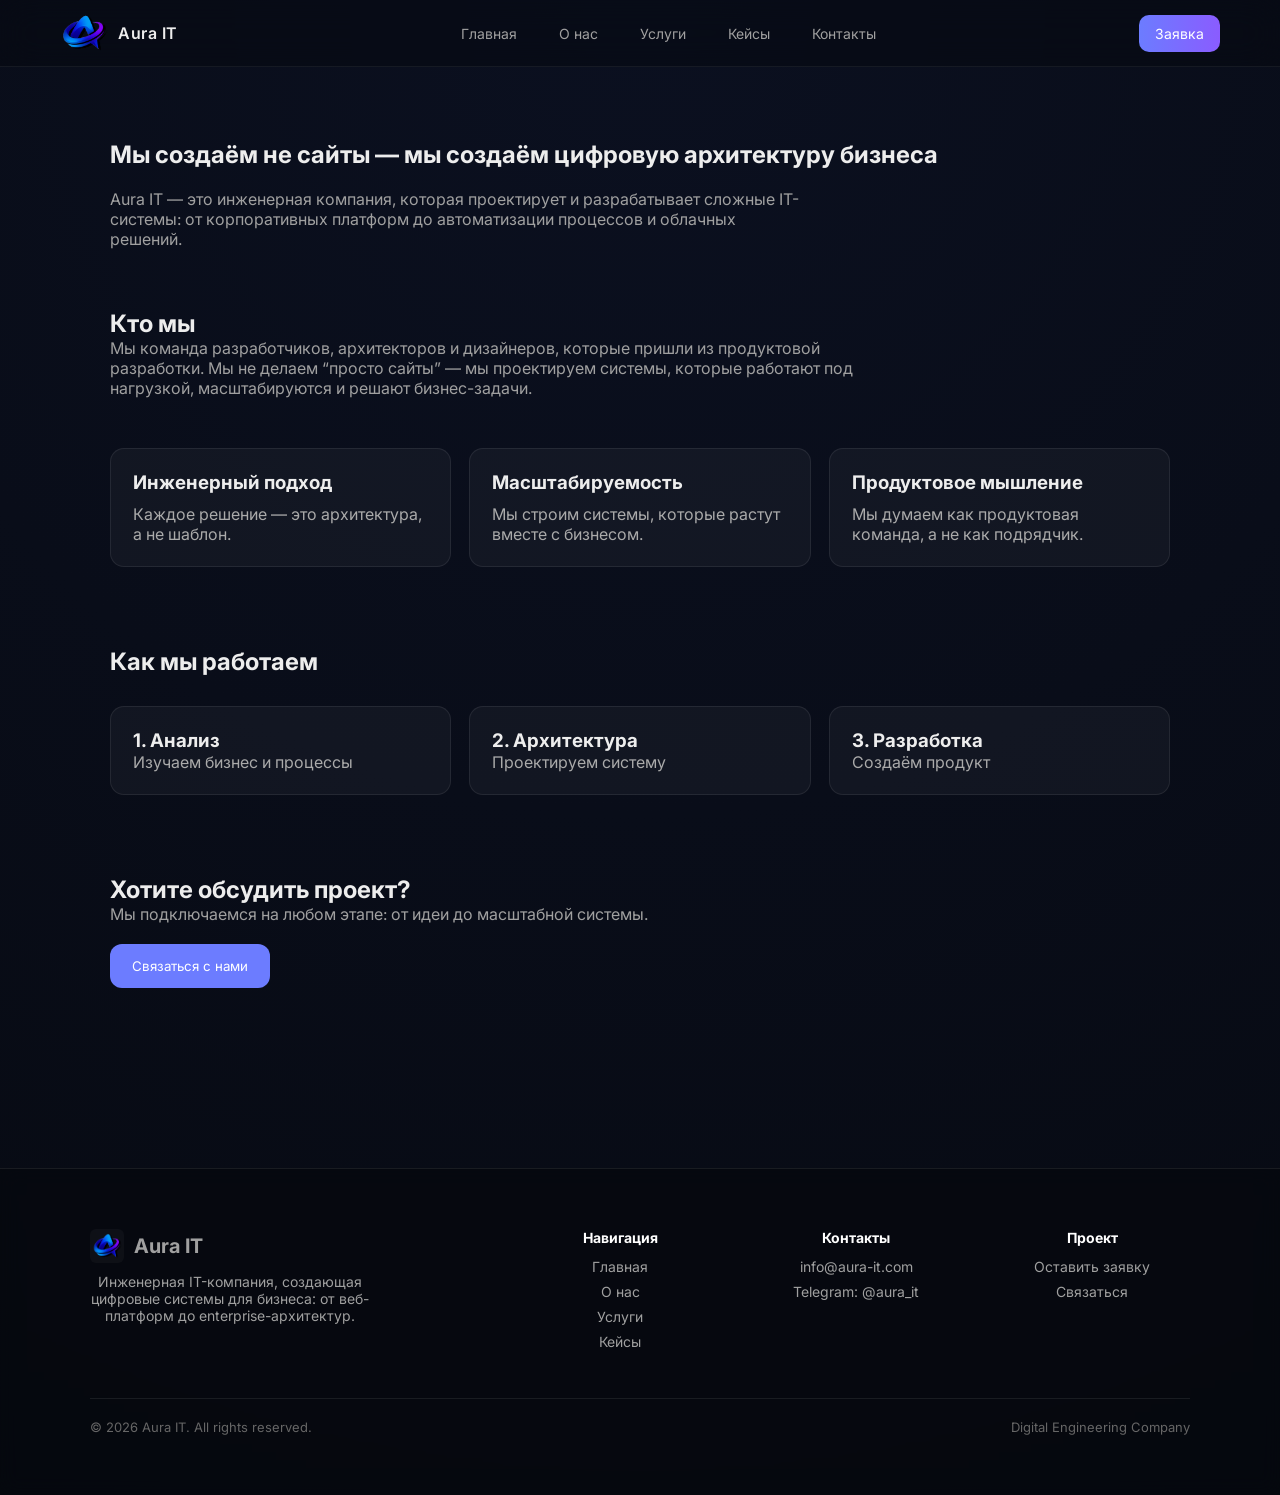
<file: about.html>
<!DOCTYPE html>
<html lang="ru">
<head>
    <meta charset="UTF-8">
    <meta name="viewport" content="width=device-width, initial-scale=1.0">
    <title>О нас — Aura IT</title>

    <link rel="stylesheet" href="assets/css/style.css">
</head>

<body>

    <header class="header">

        <div class="header-left">
            <img src="assets/img/logo.png" alt="Aura IT">
            <span>Aura IT</span>
        </div>

        <nav class="header-nav">
            <a href="index.html">Главная</a>
            <a href="about.html">О нас</a>
            <a href="services.html">Услуги</a>
            <a href="cases.html">Кейсы</a>
            <a href="contact.html">Контакты</a>
        </nav>

        <a href="apply.html" class="header-btn">Заявка</a>

    </header>

    <section class="container">

        <!-- HERO ABOUT -->
        <h1>Мы создаём не сайты — мы создаём цифровую архитектуру бизнеса</h1>

        <p style="margin-top:20px; max-width:700px; color:#a0a0a0;">
            Aura IT — это инженерная компания, которая проектирует и разрабатывает сложные IT-системы:
            от корпоративных платформ до автоматизации процессов и облачных решений.
        </p>

        <!-- STORY BLOCK -->
        <div style="margin-top:60px;">
            <h2>Кто мы</h2>
            <p style="color:#a0a0a0; max-width:800px;">
                Мы команда разработчиков, архитекторов и дизайнеров, которые пришли из продуктовой разработки.
                Мы не делаем “просто сайты” — мы проектируем системы, которые работают под нагрузкой,
                масштабируются и решают бизнес-задачи.
            </p>
        </div>

        <!-- PRINCIPLES -->
        <div class="grid" style="margin-top:50px;">

            <div class="card">
                <h3>Инженерный подход</h3>
                <p style="color:#aaa; margin-top:10px;">
                    Каждое решение — это архитектура, а не шаблон.
                </p>
            </div>

            <div class="card">
                <h3>Масштабируемость</h3>
                <p style="color:#aaa; margin-top:10px;">
                    Мы строим системы, которые растут вместе с бизнесом.
                </p>
            </div>

            <div class="card">
                <h3>Продуктовое мышление</h3>
                <p style="color:#aaa; margin-top:10px;">
                    Мы думаем как продуктовая команда, а не как подрядчик.
                </p>
            </div>

        </div>

        <!-- PROCESS -->
        <div style="margin-top:80px;">
            <h2>Как мы работаем</h2>

            <div class="grid">

                <div class="card">
                    <h3>1. Анализ</h3>
                    <p style="color:#aaa;">Изучаем бизнес и процессы</p>
                </div>

                <div class="card">
                    <h3>2. Архитектура</h3>
                    <p style="color:#aaa;">Проектируем систему</p>
                </div>

                <div class="card">
                    <h3>3. Разработка</h3>
                    <p style="color:#aaa;">Создаём продукт</p>
                </div>

            </div>
        </div>

        <!-- FINAL CTA -->
        <div style="margin-top:80px;">
            <h2>Хотите обсудить проект?</h2>
            <p style="color:#a0a0a0; max-width:600px;">
                Мы подключаемся на любом этапе: от идеи до масштабной системы.
            </p>
            <a href="apply.html">
                <button class="btn" style="margin-top:20px;">
                    Связаться с нами
                </button>
            </a>
            
        </div>

    </section>

    <footer>

        <div class="footer-grid">

            <!-- BRAND -->
            <div class="footer-brand">

                <div style="display:flex; align-items:center; gap:10px; margin-bottom:10px;">
                    <img src="assets/img/logo.png" alt="Aura IT" style="width:34px; height:34px; object-fit:contain;">
                    <h3 style="margin:0;">Aura IT</h3>
                </div>

                <p>
                    Инженерная IT-компания, создающая цифровые системы для бизнеса:
                    от веб-платформ до enterprise-архитектур.
                </p>

            </div>

            <!-- NAV -->
            <div class="footer-col">
                <h4>Навигация</h4>
                <a href="index.html">Главная</a>
                <a href="about.html">О нас</a>
                <a href="services.html">Услуги</a>
                <a href="cases.html">Кейсы</a>
            </div>

            <!-- CONTACT -->
            <div class="footer-col">
                <h4>Контакты</h4>
                <a href="#">info@aura-it.com</a>
                <a href="#">Telegram: @aura_it</a>
            </div>

            <!-- CTA -->
            <div class="footer-col">
                <h4>Проект</h4>
                <a href="apply.html">Оставить заявку</a>
                <a href="contact.html">Связаться</a>
            </div>

        </div>

        <div class="footer-bottom">
            <span>© 2026 Aura IT. All rights reserved.</span>
            <span>Digital Engineering Company</span>
        </div>

    </footer>

</body>
</html>
</file>
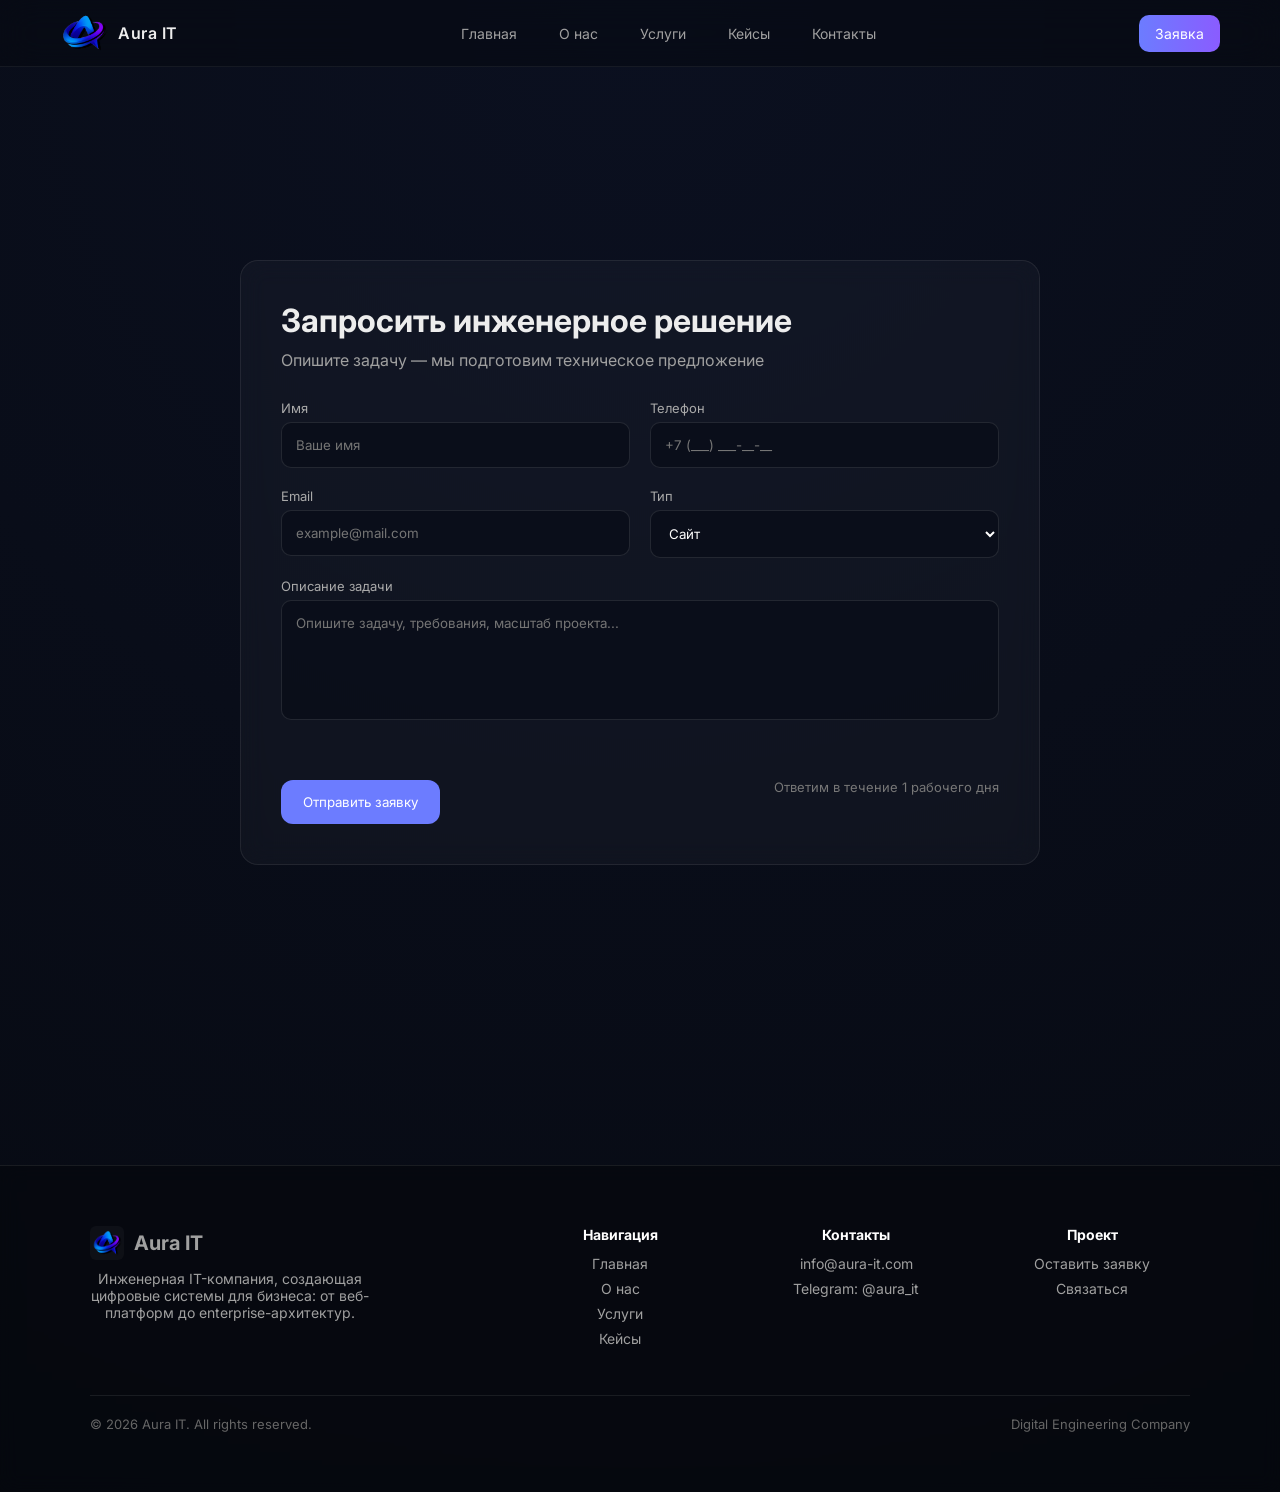
<file: apply.html>
<!DOCTYPE html>
<html lang="ru">
<head>
<meta charset="UTF-8">
<meta name="viewport" content="width=device-width, initial-scale=1.0">
<title>Заявка — Aura IT</title>

<link rel="stylesheet" href="assets/css/style.css">
</head>

<body>

    <header class="header">

        <div class="header-left">
            <img src="assets/img/logo.png" alt="Aura IT">
            <span>Aura IT</span>
        </div>

        <nav class="header-nav">
            <a href="index.html">Главная</a>
            <a href="about.html">О нас</a>
            <a href="services.html">Услуги</a>
            <a href="cases.html">Кейсы</a>
            <a href="contact.html">Контакты</a>
        </nav>

        <a href="apply.html" class="header-btn">Заявка</a>

    </header>

<section class="section">
    <div class="container">

        <div class="form-box">

            <div class="form-head">
                <h2>Запросить инженерное решение</h2>
                <p>Опишите задачу — мы подготовим техническое предложение</p>
            </div>

            <form class="form-grid">

                <div class="input-group">
                    <label>Имя</label>
                    <input type="text" placeholder="Ваше имя" required>
                </div>

                <div class="input-group">
                    <label>Телефон</label>
                    <input type="tel" placeholder="+7 (___) ___-__-__" required>
                </div>

                <div class="input-group">
                    <label>Email</label>
                    <input type="email" placeholder="example@mail.com">
                </div>

                <div class="input-group">
                    <label>Тип</label>
                    <select>
                        <option>Сайт</option>
                        <option>Телеграм bot</option>
                        <option>Дизайн</option>
                        <option>Другое</option>
                    </select>
                </div>

                <div class="input-group full">
                    <label>Описание задачи</label>
                    <textarea placeholder="Опишите задачу, требования, масштаб проекта..."></textarea>
                </div>

                <div class="form-bottom">
                    <button class="btn" type="submit">Отправить заявку</button>
                    <span>Ответим в течение 1 рабочего дня</span>
                </div>

            </form>

        </div>

    </div>
</section>

<footer>

    <div class="footer-grid">

        <!-- BRAND -->
        <div class="footer-brand">

            <div style="display:flex; align-items:center; gap:10px; margin-bottom:10px;">
                <img src="assets/img/logo.png" alt="Aura IT" style="width:34px; height:34px; object-fit:contain;">
                <h3 style="margin:0;">Aura IT</h3>
            </div>

            <p>
                Инженерная IT-компания, создающая цифровые системы для бизнеса:
                от веб-платформ до enterprise-архитектур.
            </p>

        </div>

        <!-- NAV -->
        <div class="footer-col">
            <h4>Навигация</h4>
            <a href="index.html">Главная</a>
            <a href="about.html">О нас</a>
            <a href="services.html">Услуги</a>
            <a href="cases.html">Кейсы</a>
        </div>

        <!-- CONTACT -->
        <div class="footer-col">
            <h4>Контакты</h4>
            <a href="#">info@aura-it.com</a>
            <a href="#">Telegram: @aura_it</a>
        </div>

        <!-- CTA -->
        <div class="footer-col">
            <h4>Проект</h4>
            <a href="apply.html">Оставить заявку</a>
            <a href="contact.html">Связаться</a>
        </div>

    </div>

    <div class="footer-bottom">
        <span>© 2026 Aura IT. All rights reserved.</span>
        <span>Digital Engineering Company</span>
    </div>

</footer>

<script>
document.getElementById("applyForm").addEventListener("submit", function(e){
  e.preventDefault();
  alert("Заявка отправлена! Мы свяжемся с вами.");
});
</script>

</body>
</html>
</file>
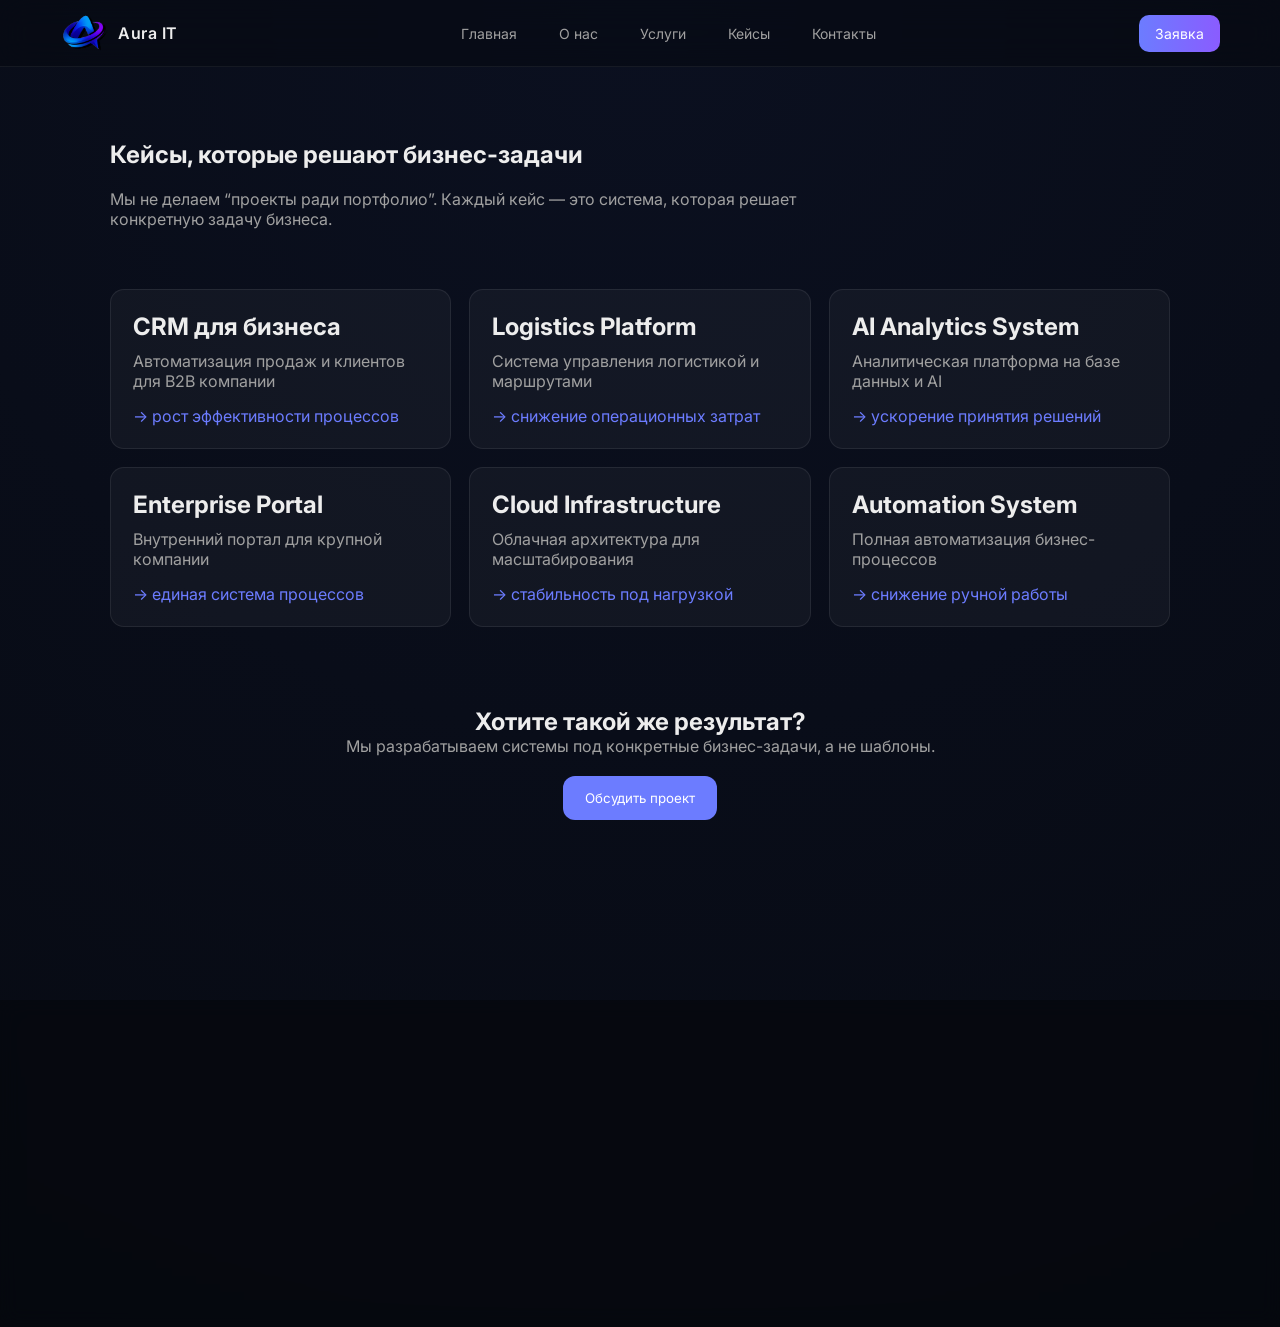
<file: cases.html>
<!DOCTYPE html>
<html lang="ru">
<head>
    <meta charset="UTF-8">
    <meta name="viewport" content="width=device-width, initial-scale=1.0">
    <title>Кейсы — Aura IT</title>

    <link rel="stylesheet" href="assets/css/style.css">
</head>

<body>

    <header class="header">

        <div class="header-left">
            <img src="assets/img/logo.png" alt="Aura IT">
            <span>Aura IT</span>
        </div>

        <nav class="header-nav">
            <a href="index.html">Главная</a>
            <a href="about.html">О нас</a>
            <a href="services.html">Услуги</a>
            <a href="cases.html">Кейсы</a>
            <a href="contact.html">Контакты</a>
        </nav>

        <a href="apply.html" class="header-btn">Заявка</a>

    </header>

    <section class="container">

        <!-- HERO -->
        <h1>Кейсы, которые решают бизнес-задачи</h1>

        <p style="margin-top:20px; max-width:750px; color:#a0a0a0;">
            Мы не делаем “проекты ради портфолио”.
            Каждый кейс — это система, которая решает конкретную задачу бизнеса.
        </p>

        <!-- CASE GRID -->
        <div class="grid" style="margin-top:60px;">

            <div class="card case">
                <h2>CRM для бизнеса</h2>
                <p style="color:#a0a0a0; margin-top:10px;">
                    Автоматизация продаж и клиентов для B2B компании
                </p>
                <p style="margin-top:15px; color:#6C7CFF;">→ рост эффективности процессов</p>
            </div>

            <div class="card case">
                <h2>Logistics Platform</h2>
                <p style="color:#a0a0a0; margin-top:10px;">
                    Система управления логистикой и маршрутами
                </p>
                <p style="margin-top:15px; color:#6C7CFF;">→ снижение операционных затрат</p>
            </div>

            <div class="card case">
                <h2>AI Analytics System</h2>
                <p style="color:#a0a0a0; margin-top:10px;">
                    Аналитическая платформа на базе данных и AI
                </p>
                <p style="margin-top:15px; color:#6C7CFF;">→ ускорение принятия решений</p>
            </div>

            <div class="card case">
                <h2>Enterprise Portal</h2>
                <p style="color:#a0a0a0; margin-top:10px;">
                    Внутренний портал для крупной компании
                </p>
                <p style="margin-top:15px; color:#6C7CFF;">→ единая система процессов</p>
            </div>

            <div class="card case">
                <h2>Cloud Infrastructure</h2>
                <p style="color:#a0a0a0; margin-top:10px;">
                    Облачная архитектура для масштабирования
                </p>
                <p style="margin-top:15px; color:#6C7CFF;">→ стабильность под нагрузкой</p>
            </div>

            <div class="card case">
                <h2>Automation System</h2>
                <p style="color:#a0a0a0; margin-top:10px;">
                    Полная автоматизация бизнес-процессов
                </p>
                <p style="margin-top:15px; color:#6C7CFF;">→ снижение ручной работы</p>
            </div>

        </div>

        <!-- CTA -->
        <div style="margin-top:80px; text-align:center;">
            <h2>Хотите такой же результат?</h2>
            <p style="color:#a0a0a0; max-width:600px; margin:auto;">
                Мы разрабатываем системы под конкретные бизнес-задачи, а не шаблоны.
            </p>

            <a href="apply.html">
                <button class="btn" style="margin-top:20px;">
                    Обсудить проект
                </button>
            </a>
        </div>

    </section>

    <footer>

        <div class="footer-grid">

            <!-- BRAND -->
            <div class="footer-brand">

                <div style="display:flex; align-items:center; gap:10px; margin-bottom:10px;">
                    <img src="assets/img/logo.png" alt="Aura IT" style="width:34px; height:34px; object-fit:contain;">
                    <h3 style="margin:0;">Aura IT</h3>
                </div>

                <p>
                    Инженерная IT-компания, создающая цифровые системы для бизнеса:
                    от веб-платформ до enterprise-архитектур.
                </p>

            </div>

            <!-- NAV -->
            <div class="footer-col">
                <h4>Навигация</h4>
                <a href="index.html">Главная</a>
                <a href="about.html">О нас</a>
                <a href="services.html">Услуги</a>
                <a href="cases.html">Кейсы</a>
            </div>

            <!-- CONTACT -->
            <div class="footer-col">
                <h4>Контакты</h4>
                <a href="#">info@aura-it.com</a>
                <a href="#">Telegram: @aura_it</a>
            </div>

            <!-- CTA -->
            <div class="footer-col">
                <h4>Проект</h4>
                <a href="apply.html">Оставить заявку</a>
                <a href="contact.html">Связаться</a>
            </div>

        </div>

        <div class="footer-bottom">
            <span>© 2026 Aura IT. All rights reserved.</span>
            <span>Digital Engineering Company</span>
        </div>

    </footer>

</body>
</html>
</file>
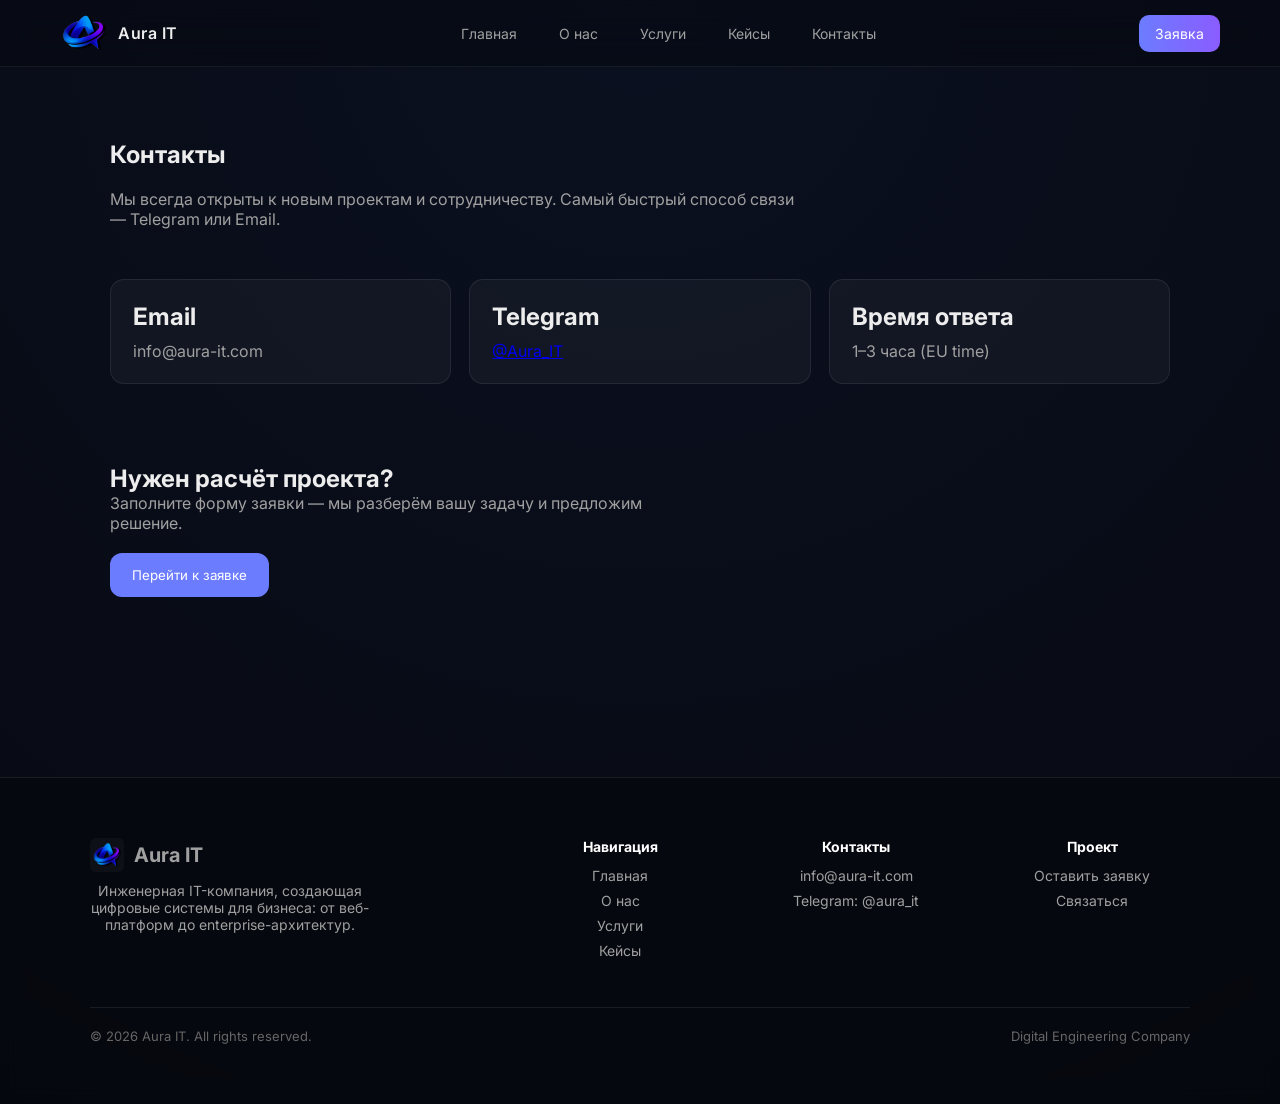
<file: contact.html>
<!DOCTYPE html>
<html lang="ru">
<head>
    <meta charset="UTF-8">
    <meta name="viewport" content="width=device-width, initial-scale=1.0">
    <title>Контакты — Aura IT</title>

    <link rel="stylesheet" href="assets/css/style.css">
</head>

<body>

    <header class="header">

        <div class="header-left">
            <img src="assets/img/logo.png" alt="Aura IT">
            <span>Aura IT</span>
        </div>

        <nav class="header-nav">
            <a href="index.html">Главная</a>
            <a href="about.html">О нас</a>
            <a href="services.html">Услуги</a>
            <a href="cases.html">Кейсы</a>
            <a href="contact.html">Контакты</a>
        </nav>

        <a href="apply.html" class="header-btn">Заявка</a>

    </header>

    <section class="container">

        <h1>Контакты</h1>

        <p style="margin-top:20px; max-width:700px; color:#a0a0a0;">
            Мы всегда открыты к новым проектам и сотрудничеству.
            Самый быстрый способ связи — Telegram или Email.
        </p>

        <!-- CONTACT INFO -->
        <div class="grid" style="margin-top:50px;">

            <div class="card">
                <h2>Email</h2>
                <p style="color:#a0a0a0; margin-top:10px;">info@aura-it.com</p>
            </div>

            <div class="card">
                <h2>Telegram</h2>
                <p style="color:#a0a0a0; margin-top:10px;"></p>
                 <a href="https://t.me/Aura_IT">@Aura_IT</a>
               
            </div>

            <div class="card">
                <h2>Время ответа</h2>
                <p style="color:#a0a0a0; margin-top:10px;">1–3 часа (EU time)</p>
            </div>

        </div>

        <!-- CTA -->
        <div style="margin-top:80px;">
            <h2>Нужен расчёт проекта?</h2>
            <p style="color:#a0a0a0; max-width:600px;">
                Заполните форму заявки — мы разберём вашу задачу и предложим решение.
            </p>

            <a href="apply.html">
                <button class="btn" style="margin-top:20px;">
                    Перейти к заявке
                </button>
            </a>
        </div>

    </section>

    <footer>

        <div class="footer-grid">

            <!-- BRAND -->
            <div class="footer-brand">

                <div style="display:flex; align-items:center; gap:10px; margin-bottom:10px;">
                    <img src="assets/img/logo.png" alt="Aura IT" style="width:34px; height:34px; object-fit:contain;">
                    <h3 style="margin:0;">Aura IT</h3>
                </div>

                <p>
                    Инженерная IT-компания, создающая цифровые системы для бизнеса:
                    от веб-платформ до enterprise-архитектур.
                </p>

            </div>

            <!-- NAV -->
            <div class="footer-col">
                <h4>Навигация</h4>
                <a href="index.html">Главная</a>
                <a href="about.html">О нас</a>
                <a href="services.html">Услуги</a>
                <a href="cases.html">Кейсы</a>
            </div>

            <!-- CONTACT -->
            <div class="footer-col">
                <h4>Контакты</h4>
                <a href="#">info@aura-it.com</a>
                <a href="#">Telegram: @aura_it</a>
            </div>

            <!-- CTA -->
            <div class="footer-col">
                <h4>Проект</h4>
                <a href="apply.html">Оставить заявку</a>
                <a href="contact.html">Связаться</a>
            </div>

        </div>

        <div class="footer-bottom">
            <span>© 2026 Aura IT. All rights reserved.</span>
            <span>Digital Engineering Company</span>
        </div>

    </footer>

</body>
</html>
</file>
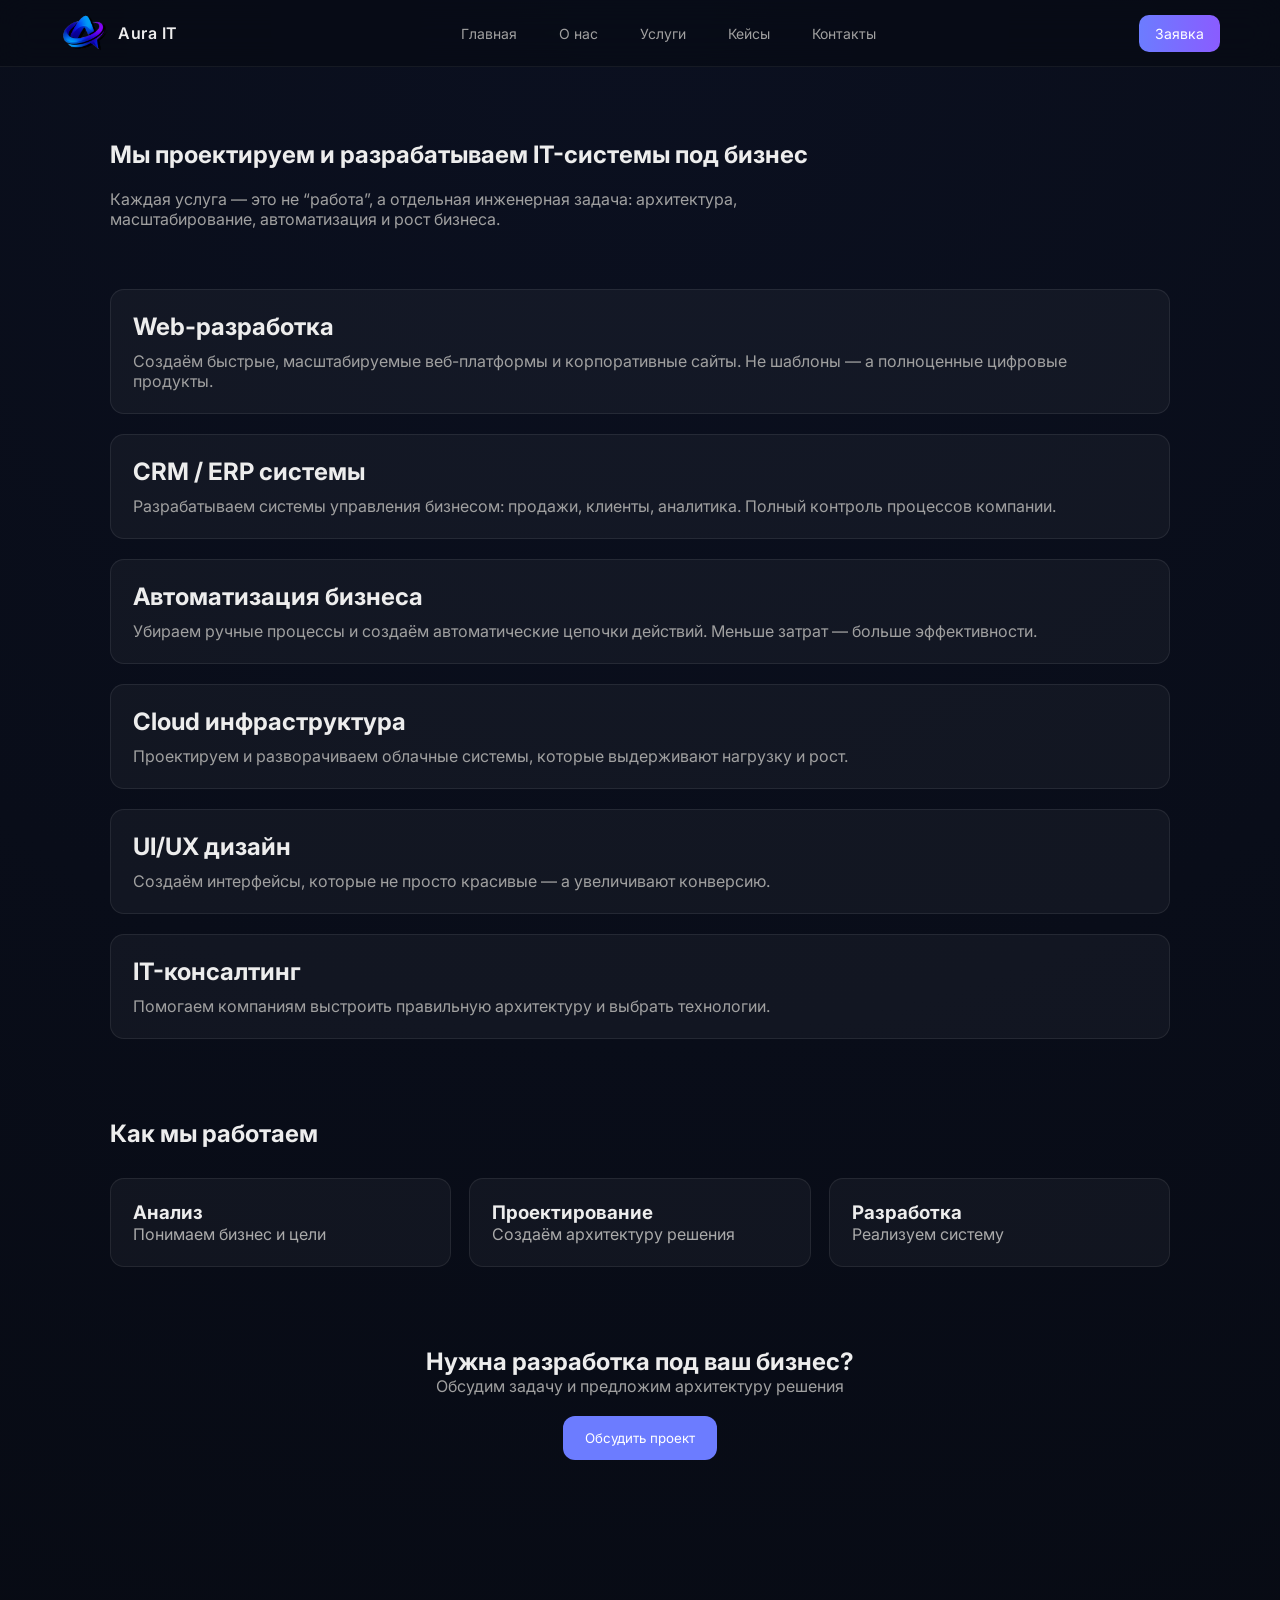
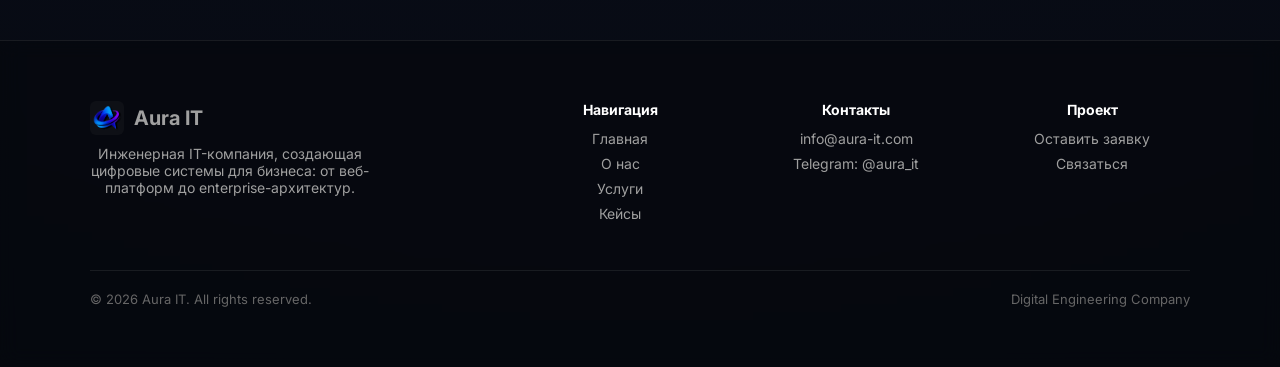
<file: services.html>
<!DOCTYPE html>
<html lang="ru">
<head>
    <meta charset="UTF-8">
    <meta name="viewport" content="width=device-width, initial-scale=1.0">
    <title>Услуги — Aura IT</title>

    <link rel="stylesheet" href="assets/css/style.css">
</head>

<body>

    <header class="header">

        <div class="header-left">
            <img src="assets/img/logo.png" alt="Aura IT">
            <span>Aura IT</span>
        </div>

        <nav class="header-nav">
            <a href="index.html">Главная</a>
            <a href="about.html">О нас</a>
            <a href="services.html">Услуги</a>
            <a href="cases.html">Кейсы</a>
            <a href="contact.html">Контакты</a>
        </nav>

        <a href="apply.html" class="header-btn">Заявка</a>

    </header>

    <section class="container">

        <!-- HERO -->
        <h1>Мы проектируем и разрабатываем IT-системы под бизнес</h1>

        <p style="margin-top:20px; max-width:750px; color:#a0a0a0;">
            Каждая услуга — это не “работа”, а отдельная инженерная задача:
            архитектура, масштабирование, автоматизация и рост бизнеса.
        </p>

        <!-- SERVICES DEEP -->
        <div style="margin-top:60px; display:flex; flex-direction:column; gap:20px;">

            <div class="card">
                <h2>Web-разработка</h2>
                <p style="color:#a0a0a0; margin-top:10px;">
                    Создаём быстрые, масштабируемые веб-платформы и корпоративные сайты.
                    Не шаблоны — а полноценные цифровые продукты.
                </p>
            </div>

            <div class="card">
                <h2>CRM / ERP системы</h2>
                <p style="color:#a0a0a0; margin-top:10px;">
                    Разрабатываем системы управления бизнесом: продажи, клиенты, аналитика.
                    Полный контроль процессов компании.
                </p>
            </div>

            <div class="card">
                <h2>Автоматизация бизнеса</h2>
                <p style="color:#a0a0a0; margin-top:10px;">
                    Убираем ручные процессы и создаём автоматические цепочки действий.
                    Меньше затрат — больше эффективности.
                </p>
            </div>

            <div class="card">
                <h2>Cloud инфраструктура</h2>
                <p style="color:#a0a0a0; margin-top:10px;">
                    Проектируем и разворачиваем облачные системы, которые выдерживают нагрузку и рост.
                </p>
            </div>

            <div class="card">
                <h2>UI/UX дизайн</h2>
                <p style="color:#a0a0a0; margin-top:10px;">
                    Создаём интерфейсы, которые не просто красивые — а увеличивают конверсию.
                </p>
            </div>

            <div class="card">
                <h2>IT-консалтинг</h2>
                <p style="color:#a0a0a0; margin-top:10px;">
                    Помогаем компаниям выстроить правильную архитектуру и выбрать технологии.
                </p>
            </div>

        </div>

        <!-- PROCESS -->
        <div style="margin-top:80px;">
            <h2>Как мы работаем</h2>

            <div class="grid" style="margin-top:30px;">

                <div class="card">
                    <h3>Анализ</h3>
                    <p style="color:#aaa;">Понимаем бизнес и цели</p>
                </div>

                <div class="card">
                    <h3>Проектирование</h3>
                    <p style="color:#aaa;">Создаём архитектуру решения</p>
                </div>

                <div class="card">
                    <h3>Разработка</h3>
                    <p style="color:#aaa;">Реализуем систему</p>
                </div>

            </div>
        </div>

        <!-- CTA -->
        <div style="margin-top:80px; text-align:center;">
            <h2>Нужна разработка под ваш бизнес?</h2>
            <p style="color:#a0a0a0; max-width:600px; margin:auto;">
                Обсудим задачу и предложим архитектуру решения
            </p>

            <a href="contact.html">
                <button class="btn" style="margin-top:20px;">
                    Обсудить проект
                </button>
            </a>
        </div>

    </section>

    <footer>

        <div class="footer-grid">

            <!-- BRAND -->
            <div class="footer-brand">

                <div style="display:flex; align-items:center; gap:10px; margin-bottom:10px;">
                    <img src="assets/img/logo.png" alt="Aura IT" style="width:34px; height:34px; object-fit:contain;">
                    <h3 style="margin:0;">Aura IT</h3>
                </div>

                <p>
                    Инженерная IT-компания, создающая цифровые системы для бизнеса:
                    от веб-платформ до enterprise-архитектур.
                </p>

            </div>

            <!-- NAV -->
            <div class="footer-col">
                <h4>Навигация</h4>
                <a href="index.html">Главная</a>
                <a href="about.html">О нас</a>
                <a href="services.html">Услуги</a>
                <a href="cases.html">Кейсы</a>
            </div>

            <!-- CONTACT -->
            <div class="footer-col">
                <h4>Контакты</h4>
                <a href="#">info@aura-it.com</a>
                <a href="#">Telegram: @aura_it</a>
            </div>

            <!-- CTA -->
            <div class="footer-col">
                <h4>Проект</h4>
                <a href="apply.html">Оставить заявку</a>
                <a href="contact.html">Связаться</a>
            </div>

        </div>

        <div class="footer-bottom">
            <span>© 2026 Aura IT. All rights reserved.</span>
            <span>Digital Engineering Company</span>
        </div>

    </footer>

</body>
</html>
</file>
<file: assets/css/style.css>
@import url('https://fonts.googleapis.com/css2?family=Inter:wght@300;400;500;600;700&display=swap');

:root {
  --bg: #070A12;
  --panel: rgba(255,255,255,0.04);
  --text: #EDEDED;
  --muted: #A0A0A0;
  --accent: #6C7CFF;
  --border: rgba(255,255,255,0.08);
}

* {
  margin: 0;
  padding: 0;
  box-sizing: border-box;
  font-family: Inter, sans-serif;
}

body {
  background: radial-gradient(circle at top, #0B1020, var(--bg));
  color: var(--text);
}

/* NAV */
header {
  position: fixed;
  top: 0;
  width: 100%;
  padding: 18px 60px;
  display: flex;
  justify-content: space-between;
  align-items: center;
  backdrop-filter: blur(14px);
  background: rgba(7,10,18,0.6);
  border-bottom: 1px solid var(--border);
  z-index: 1000;
}

.logo {
  font-weight: 700;
  letter-spacing: 1px;
}

nav a {
  margin-left: 20px;
  text-decoration: none;
  color: var(--muted);
  transition: 0.3s;
}

nav a:hover {
  color: var(--text);
}

/* CONTAINER */
.container {
  max-width: 1100px;
  margin: auto;
  padding: 140px 20px 80px;
}

/* HERO */
.hero h1 {
  font-size: 54px;
  line-height: 1.1;
}

.hero p {
  margin-top: 18px;
  color: var(--muted);
  max-width: 600px;
}

/* BUTTON */
.btn {
  margin-top: 30px;
  padding: 14px 22px;
  border-radius: 12px;
  background: var(--accent);
  border: none;
  color: white;
  cursor: pointer;
  transition: 0.3s;
}

.btn:hover {
  transform: translateY(-2px);
}

/* GRID */
.grid {
  display: grid;
  grid-template-columns: repeat(3, 1fr);
  gap: 18px;
  margin-top: 30px;
}

.card {
  background: var(--panel);
  border: 1px solid var(--border);
  padding: 22px;
  border-radius: 14px;
  transition: 0.3s;
}

.card:hover {
  border-color: var(--accent);
  transform: translateY(-4px);
}

/* FOOTER */
footer {
  padding: 50px 20px;
  text-align: center;
  color: var(--muted);
  border-top: 1px solid var(--border);
}

/* RESPONSIVE */
@media(max-width: 900px) {
  header {
    padding: 15px 20px;
  }

  .hero h1 {
    font-size: 36px;
  }

  .grid {
    grid-template-columns: 1fr;
  }
}
.hero {
    padding-top: 180px;
}

.badge {
    display: inline-block;
    padding: 6px 12px;
    border: 1px solid rgba(255,255,255,0.1);
    border-radius: 20px;
    color: #aaa;
    font-size: 12px;
    margin-bottom: 20px;
}

.hero h1 {
    font-size: 58px;
    line-height: 1.05;
    letter-spacing: -1px;
}

.hero p {
    margin-top: 20px;
    color: #a0a0a0;
    max-width: 650px;
    font-size: 16px;
}

/* BUTTONS */
.actions {
    display: flex;
    gap: 12px;
    margin-top: 30px;
}

.btn.secondary {
    background: transparent;
    border: 1px solid rgba(255,255,255,0.2);
}

/* TRUST BLOCK */
.trust {
    display: grid;
    grid-template-columns: repeat(3, 1fr);
    gap: 20px;
    margin-top: 60px;
    max-width: 600px;
}

    .trust div {
        background: rgba(255,255,255,0.03);
        border: 1px solid rgba(255,255,255,0.08);
        padding: 20px;
        border-radius: 14px;
        text-align: center;
    }

    .trust h3 {
        font-size: 24px;
    }
.section {
    padding: 120px 0;
}

.form-box {
    max-width: 800px;
    margin: auto;
    background: rgba(255,255,255,0.03);
    border: 1px solid rgba(255,255,255,0.08);
    border-radius: 18px;
    padding: 40px;
    backdrop-filter: blur(12px);
}

.form-head h2 {
    font-size: 32px;
    margin-bottom: 10px;
}

.form-head p {
    color: #a0a0a0;
}

/* GRID FORM */
.form-grid {
    display: grid;
    grid-template-columns: repeat(2, 1fr);
    gap: 20px;
    margin-top: 30px;
}

.input-group {
    display: flex;
    flex-direction: column;
}

    .input-group label {
        font-size: 13px;
        color: #aaa;
        margin-bottom: 6px;
    }

    .input-group input,
    .input-group select,
    .input-group textarea {
        padding: 14px;
        border-radius: 10px;
        border: 1px solid rgba(255,255,255,0.1);
        background: rgba(10,14,25,0.8);
        color: #fff;
        outline: none;
        transition: 0.3s;
    }

        .input-group input:focus,
        .input-group select:focus,
        .input-group textarea:focus {
            border-color: #6C7CFF;
        }

    .input-group.full {
        grid-column: span 2;
    }

textarea {
    min-height: 120px;
    resize: none;
}

/* BOTTOM */
.form-bottom {
    grid-column: span 2;
    display: flex;
    justify-content: space-between;
    align-items: center;
    margin-top: 10px;
}

    .form-bottom span {
        color: #777;
        font-size: 13px;
    }

/* RESPONSIVE */
@media(max-width: 700px) {
    .form-grid {
        grid-template-columns: 1fr;
    }

    .input-group.full,
    .form-bottom {
        grid-column: span 1;
    }

    .form-bottom {
        flex-direction: column;
        gap: 10px;
        align-items: flex-start;
    }
}
footer {
    margin-top: 100px;
    border-top: 1px solid rgba(255,255,255,0.08);
    background: rgba(5,7,13,0.6);
    backdrop-filter: blur(10px);
    padding: 60px 20px;
}

.footer-grid {
    max-width: 1100px;
    margin: auto;
    display: grid;
    grid-template-columns: 2fr 1fr 1fr 1fr;
    gap: 40px;
}

.footer-brand h3 {
    font-size: 20px;
    margin-bottom: 10px;
}

.footer-brand p {
    color: #a0a0a0;
    font-size: 14px;
    max-width: 280px;
}

.footer-col h4 {
    font-size: 14px;
    margin-bottom: 12px;
    color: #fff;
}

.footer-col a {
    display: block;
    color: #a0a0a0;
    text-decoration: none;
    font-size: 14px;
    margin-bottom: 8px;
    transition: 0.3s;
}

    .footer-col a:hover {
        color: #fff;
    }

.footer-bottom {
    max-width: 1100px;
    margin: 40px auto 0;
    padding-top: 20px;
    border-top: 1px solid rgba(255,255,255,0.08);
    display: flex;
    justify-content: space-between;
    color: #666;
    font-size: 13px;
}

@media(max-width: 900px) {
    .footer-grid {
        grid-template-columns: 1fr;
    }

    .footer-bottom {
        flex-direction: column;
        gap: 10px;
    }
}
.footer-brand img {
    border-radius: 6px;
    background: rgba(255,255,255,0.03);
    padding: 2px;
}
.header {
    position: fixed;
    top: 0;
    width: 100%;
    padding: 14px 60px;
    display: flex;
    justify-content: space-between;
    align-items: center;
    background: rgba(7,10,18,0.55);
    backdrop-filter: blur(16px);
    border-bottom: 1px solid rgba(255,255,255,0.06);
    z-index: 1000;
}

/* LEFT BRAND */
.header-left {
    display: flex;
    align-items: center;
    gap: 10px;
}

    .header-left img {
        width: 48px;
        height: 38px;
        border-radius: 6px;
    }

    .header-left span {
        font-weight: 600;
        letter-spacing: 0.5px;
    }

/* NAV */
.header-nav {
    display: flex;
    gap: 22px;
}

    .header-nav a {
        color: #a0a0a0;
        text-decoration: none;
        font-size: 14px;
        position: relative;
        transition: 0.3s;
    }

        .header-nav a:hover {
            color: #fff;
        }

        /* underline animation */
        .header-nav a::after {
            content: "";
            position: absolute;
            left: 0;
            bottom: -6px;
            width: 0%;
            height: 1px;
            background: #6C7CFF;
            transition: 0.3s;
        }

        .header-nav a:hover::after {
            width: 100%;
        }

/* BUTTON */
.header-btn {
    padding: 10px 16px;
    border-radius: 10px;
    background: linear-gradient(90deg, #6C7CFF, #8A5CFF);
    color: white;
    text-decoration: none;
    font-size: 14px;
    transition: 0.3s;
}

    .header-btn:hover {
        transform: translateY(-2px);
    }

/* RESPONSIVE */
@media(max-width: 900px) {
    .header {
        padding: 14px 20px;
    }

    .header-nav {
        display: none;
    }
}
#dynamic-blocks .card {
    transition: 0.3s;
    cursor: pointer;
}

    #dynamic-blocks .card:hover {
        transform: translateY(-6px);
        border-color: #6C7CFF;
    }
.ad-slot {
    display: flex;
    flex-direction: column;
    gap: 12px;
}

.ad-card {
    display: block;
    padding: 12px;
    border-radius: 12px;
    border: 1px solid rgba(255,255,255,0.08);
    background: rgba(255,255,255,0.03);
    text-decoration: none;
    color: inherit;
    transition: 0.3s;
}

    .ad-card:hover {
        transform: translateY(-4px);
        border-color: #6C7CFF;
    }

    .ad-card img {
        width: 100%;
        border-radius: 10px;
    }
@media (max-width: 900px) {

  /* контейнеры */
  .container {
    padding: 0 16px;
  }

  /* HERO */
  .hero h1 {
    font-size: 34px;
    line-height: 1.2;
  }

  .hero p {
    font-size: 14px;
  }

  /* GRID → 1 колонка */
  .grid {
    grid-template-columns: 1fr !important;
  }

  /* кнопки */
  .actions {
    flex-direction: column;
  }

  .btn {
    width: 100%;
  }

}.burger {
  display: none;
  font-size: 24px;
  color: #fff;
  cursor: pointer;
}

@media (max-width: 900px) {

  .header-nav {
    position: absolute;
    top: 60px;
    left: 0;
    right: 0;
    background: rgba(10,12,20,0.95);
    backdrop-filter: blur(10px);
    flex-direction: column;
    display: none;
    padding: 20px;
    gap: 15px;
  }

  .burger {
    display: block;
  }

  .header-btn {
    display: none;
  }

  .header-nav.active {
    display: flex;
  }
}@media (max-width: 900px) {

  .form-grid {
    grid-template-columns: 1fr !important;
  }

  .form-box {
    padding: 20px;
  }

  .form-bottom {
    flex-direction: column;
    gap: 10px;
    align-items: flex-start;
  }
}@media (max-width: 900px) {

  .card {
    padding: 16px;
  }

}
</file>
